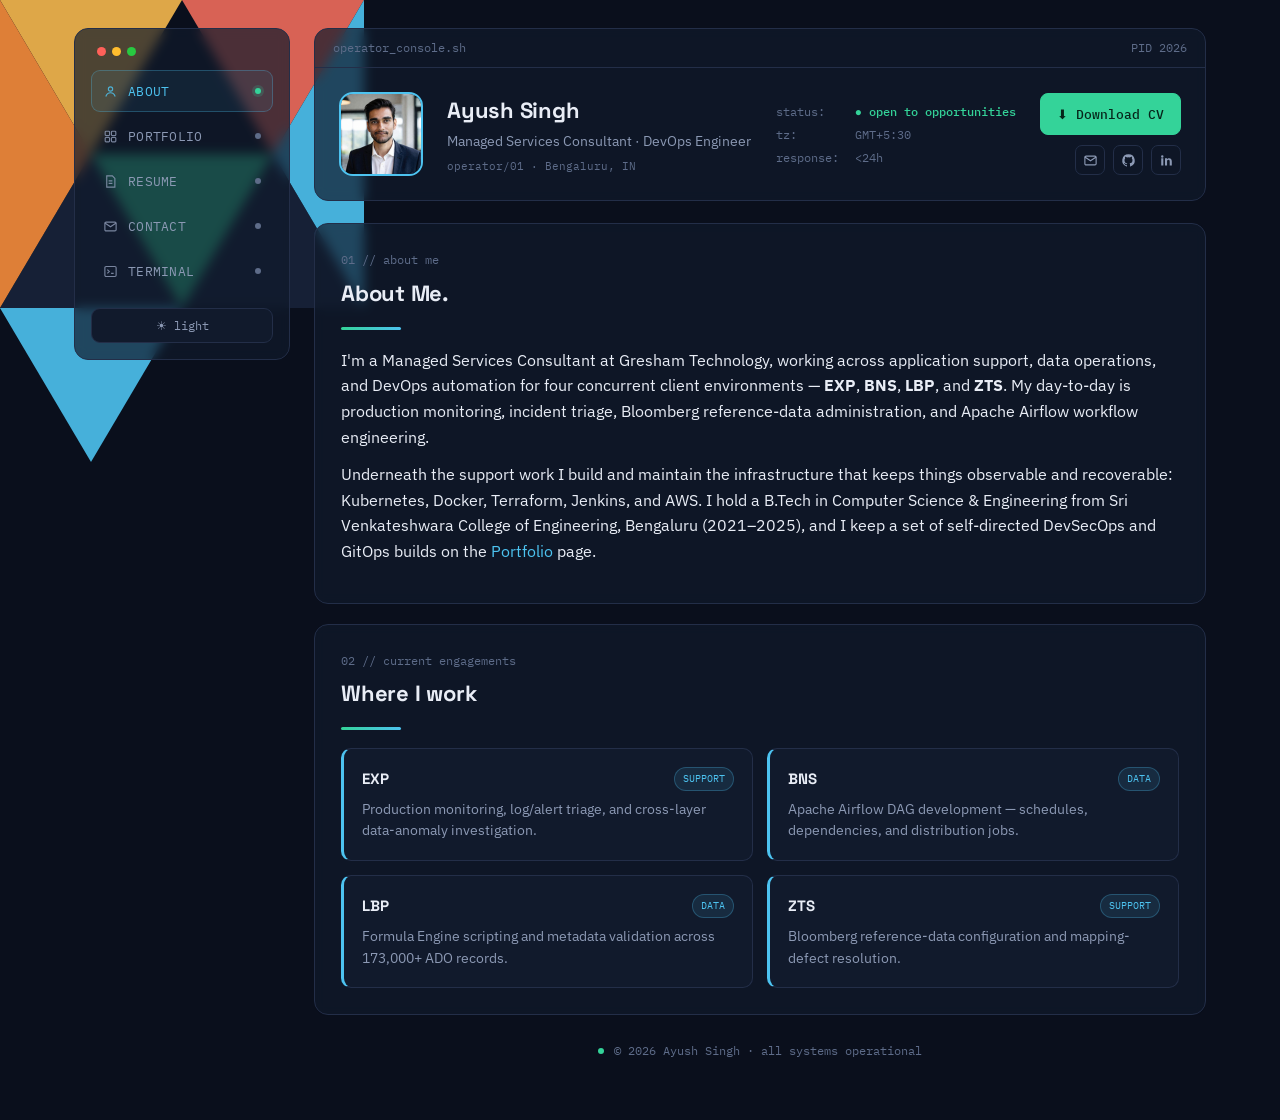
<file: index.html>
<!DOCTYPE html>
<html lang="en">
<head>
<meta charset="UTF-8">
<meta name="viewport" content="width=device-width, initial-scale=1">
<title>Ayush Singh — About</title>
<meta name="description" content="Ayush Singh — Managed Services Consultant / DevOps Engineer, Bengaluru.">
<link rel="preconnect" href="https://fonts.googleapis.com">
<link rel="preconnect" href="https://fonts.gstatic.com" crossorigin>
<link href="https://fonts.googleapis.com/css2?family=Space+Grotesk:wght@500;600;700&family=IBM+Plex+Sans:wght@400;500;600&family=IBM+Plex+Mono:wght@400;500&display=swap" rel="stylesheet">
<link rel="stylesheet" href="style.css">
<link rel="icon" href="data:image/svg+xml,%3Csvg xmlns='http://www.w3.org/2000/svg' viewBox='0 0 100 100'%3E%3Ctext y='.9em' font-size='90'%3E%E2%9A%99%EF%B8%8F%3C/text%3E%3C/svg%3E">
</head>
<body>

<div class="mosaic" aria-hidden="true">
<svg viewBox="0 0 400 400" xmlns="http://www.w3.org/2000/svg">
  <polygon points="0,0 130,0 65,110" fill="#F5B84E"/>
  <polygon points="130,0 260,0 195,110" fill="#EF6C5C"/>
  <polygon points="65,110 195,110 130,220" fill="#34D399"/>
  <polygon points="0,0 65,110 0,220" fill="#F58C3B"/>
  <polygon points="195,110 260,0 260,220" fill="#4DC3F0"/>
  <polygon points="0,220 130,220 65,330" fill="#4DC3F0"/>
  <polygon points="65,110 0,220 130,220" fill="#22314F" opacity=".6"/>
  <polygon points="130,220 195,110 260,220" fill="#22314F" opacity=".6"/>
</svg>
</div>

<div class="app">

  <aside class="sidebar">
    <div class="brand-dots"><span></span><span></span><span></span></div>
    <nav class="navlist">
      <a href="index.html"><svg viewBox="0 0 24 24" fill="none" stroke="currentColor" stroke-width="1.8"><circle cx="12" cy="8" r="3.4"/><path d="M4.5 20c1.4-4 4.4-6 7.5-6s6.1 2 7.5 6"/></svg>ABOUT<span class="stat-dot"></span></a>
      <a href="portfolio.html"><svg viewBox="0 0 24 24" fill="none" stroke="currentColor" stroke-width="1.8"><rect x="3.5" y="3.5" width="7" height="7" rx="1.4"/><rect x="13.5" y="3.5" width="7" height="7" rx="1.4"/><rect x="3.5" y="13.5" width="7" height="7" rx="1.4"/><rect x="13.5" y="13.5" width="7" height="7" rx="1.4"/></svg>PORTFOLIO<span class="stat-dot"></span></a>
      <a href="resume.html"><svg viewBox="0 0 24 24" fill="none" stroke="currentColor" stroke-width="1.8"><path d="M6 3h9l4 4v14H6z"/><path d="M9 11h6M9 15h6"/></svg>RESUME<span class="stat-dot"></span></a>
      <a href="contact.html"><svg viewBox="0 0 24 24" fill="none" stroke="currentColor" stroke-width="1.8"><rect x="3" y="5" width="18" height="14" rx="2"/><path d="M3 6.5l9 6 9-6"/></svg>CONTACT<span class="stat-dot"></span></a>
      <a href="terminal.html"><svg viewBox="0 0 24 24" fill="none" stroke="currentColor" stroke-width="1.8"><rect x="3" y="4" width="18" height="16" rx="2"/><path d="M7 9l3 3-3 3M13 15h4"/></svg>TERMINAL<span class="stat-dot"></span></a>
    </nav>
    <button class="side-toggle" id="themeToggle">☾ dark</button>
  </aside>

  <main>
    <div class="console">
      <div class="console-bar"><span>operator_console.sh</span><span>PID 2026</span></div>
      <div class="console-body">
        <div class="console-photo"><img src="profile.jpg"" alt="Ayush Singh"></div>
        <div class="console-id">
          <h1>Ayush Singh</h1>
          <div class="role">Managed Services Consultant · DevOps Engineer</div>
          <div class="tag">operator/01 · Bengaluru, IN</div>
        </div>
        <div class="console-status">
          <span>status:</span><b>● open to opportunities</b>
          <span>tz:</span><span>GMT+5:30</span>
          <span>response:</span><span>&lt;24h</span>
        </div>
        <div class="console-cta">
          <a class="btn primary" href="Ayush-Singh-Resume-2026.pdf" download>⬇ Download CV</a>
          <div class="social-row">
            <a href="mailto:ayush054483@gmail.com" title="Email" aria-label="Email"><svg width="15" height="15" viewBox="0 0 24 24" fill="none" stroke="currentColor" stroke-width="1.8"><rect x="3" y="5" width="18" height="14" rx="2"/><path d="M3 6.5l9 6 9-6"/></svg></a>
            <a href="https://github.com/Ayush-Singh986" target="_blank" rel="noopener" title="GitHub" aria-label="GitHub"><svg width="15" height="15" viewBox="0 0 24 24" fill="currentColor"><path d="M12 2a10 10 0 0 0-3.16 19.49c.5.09.68-.22.68-.48v-1.7c-2.78.6-3.37-1.34-3.37-1.34-.46-1.16-1.11-1.47-1.11-1.47-.91-.62.07-.6.07-.6 1 .07 1.53 1.03 1.53 1.03.89 1.53 2.34 1.09 2.91.83.09-.65.35-1.09.63-1.34-2.22-.25-4.56-1.11-4.56-4.94 0-1.09.39-1.98 1.03-2.68-.1-.25-.45-1.27.1-2.65 0 0 .84-.27 2.75 1.02a9.4 9.4 0 0 1 5 0c1.91-1.29 2.75-1.02 2.75-1.02.55 1.38.2 2.4.1 2.65.64.7 1.03 1.59 1.03 2.68 0 3.84-2.35 4.68-4.58 4.93.36.31.68.92.68 1.85v2.74c0 .27.18.58.69.48A10 10 0 0 0 12 2Z"/></svg></a>
            <a href="https://www.linkedin.com/in/ayush-singh-59469b310/" target="_blank" rel="noopener" title="LinkedIn" aria-label="LinkedIn"><svg width="15" height="15" viewBox="0 0 24 24" fill="currentColor"><path d="M6.94 8.5H3.56V20h3.38V8.5ZM5.25 3.5a1.96 1.96 0 1 0 0 3.92 1.96 1.96 0 0 0 0-3.92ZM20.5 20h-3.37v-5.87c0-1.4-.03-3.2-1.95-3.2-1.96 0-2.26 1.53-2.26 3.1V20H9.56V8.5h3.24v1.57h.05c.45-.86 1.56-1.77 3.21-1.77 3.44 0 4.44 2.27 4.44 5.22V20Z"/></svg></a>
          </div>
        </div>
      </div>
    </div>

    <section class="panel">
      <div class="eyebrow">01 // about me</div>
      <h2>About Me.</h2>
      <div class="accent-bar"></div>
      <p>I'm a Managed Services Consultant at Gresham Technology, working across application support, data
      operations, and DevOps automation for four concurrent client environments — <strong>EXP</strong>,
      <strong>BNS</strong>, <strong>LBP</strong>, and <strong>ZTS</strong>. My day-to-day is production
      monitoring, incident triage, Bloomberg reference-data administration, and Apache Airflow
      workflow engineering.</p>
      <p>Underneath the support work I build and maintain the infrastructure that keeps things
      observable and recoverable: Kubernetes, Docker, Terraform, Jenkins, and AWS. I hold a B.Tech in
      Computer Science &amp; Engineering from Sri Venkateshwara College of Engineering, Bengaluru
      (2021–2025), and I keep a set of self-directed DevSecOps and GitOps builds on the
      <a href="portfolio.html" style="color:var(--info)">Portfolio</a> page.</p>
    </section>

    <section class="panel">
      <div class="eyebrow">02 // current engagements</div>
      <h2>Where I work</h2>
      <div class="accent-bar"></div>
      <div class="card-grid">
        <div class="doing-card"><div class="top"><h3>EXP</h3><span class="pill">SUPPORT</span></div><p>Production monitoring, log/alert triage, and cross-layer data-anomaly investigation.</p></div>
        <div class="doing-card"><div class="top"><h3>BNS</h3><span class="pill">DATA</span></div><p>Apache Airflow DAG development — schedules, dependencies, and distribution jobs.</p></div>
        <div class="doing-card"><div class="top"><h3>LBP</h3><span class="pill">DATA</span></div><p>Formula Engine scripting and metadata validation across 173,000+ ADO records.</p></div>
        <div class="doing-card"><div class="top"><h3>ZTS</h3><span class="pill">SUPPORT</span></div><p>Bloomberg reference-data configuration and mapping-defect resolution.</p></div>
      </div>
    </section>

    <div class="site-footer"><span class="d"></span>© 2026 Ayush Singh · all systems operational</div>
  </main>
</div>

<script src="main.js"></script>
</body>
</html>
</file>
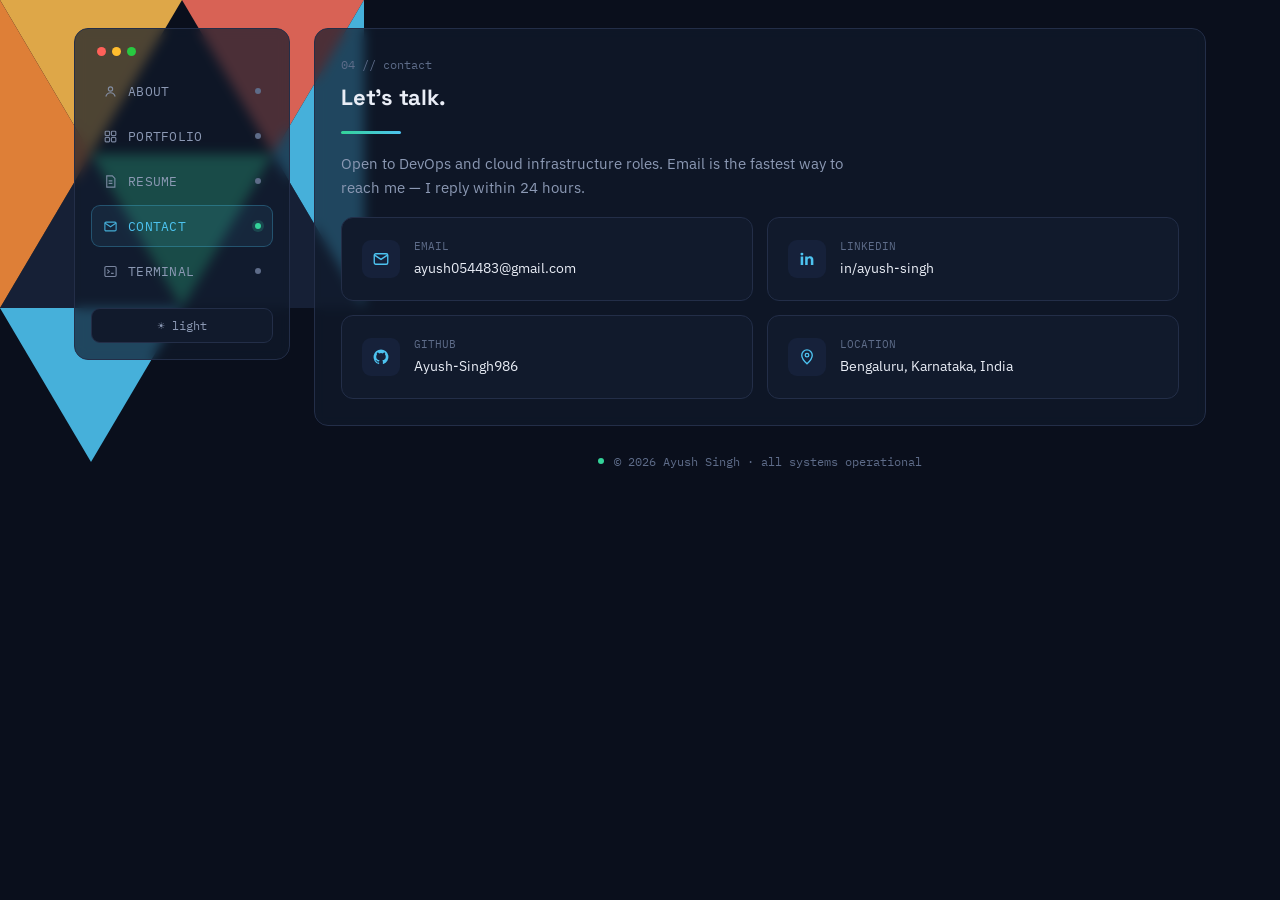
<file: contact.html>
<!DOCTYPE html>
<html lang="en">
<head>
<meta charset="UTF-8">
<meta name="viewport" content="width=device-width, initial-scale=1">
<title>Ayush Singh — Contact</title>
<link rel="preconnect" href="https://fonts.googleapis.com">
<link rel="preconnect" href="https://fonts.gstatic.com" crossorigin>
<link href="https://fonts.googleapis.com/css2?family=Space+Grotesk:wght@500;600;700&family=IBM+Plex+Sans:wght@400;500;600&family=IBM+Plex+Mono:wght@400;500&display=swap" rel="stylesheet">
<link rel="stylesheet" href="style.css">
<link rel="icon" href="data:image/svg+xml,%3Csvg xmlns='http://www.w3.org/2000/svg' viewBox='0 0 100 100'%3E%3Ctext y='.9em' font-size='90'%3E%E2%9A%99%EF%B8%8F%3C/text%3E%3C/svg%3E">
</head>
<body>

<div class="mosaic" aria-hidden="true">
<svg viewBox="0 0 400 400" xmlns="http://www.w3.org/2000/svg">
  <polygon points="0,0 130,0 65,110" fill="#F5B84E"/>
  <polygon points="130,0 260,0 195,110" fill="#EF6C5C"/>
  <polygon points="65,110 195,110 130,220" fill="#34D399"/>
  <polygon points="0,0 65,110 0,220" fill="#F58C3B"/>
  <polygon points="195,110 260,0 260,220" fill="#4DC3F0"/>
  <polygon points="0,220 130,220 65,330" fill="#4DC3F0"/>
  <polygon points="65,110 0,220 130,220" fill="#22314F" opacity=".6"/>
  <polygon points="130,220 195,110 260,220" fill="#22314F" opacity=".6"/>
</svg>
</div>

<div class="app">

  <aside class="sidebar">
    <div class="brand-dots"><span></span><span></span><span></span></div>
    <nav class="navlist">
      <a href="index.html"><svg viewBox="0 0 24 24" fill="none" stroke="currentColor" stroke-width="1.8"><circle cx="12" cy="8" r="3.4"/><path d="M4.5 20c1.4-4 4.4-6 7.5-6s6.1 2 7.5 6"/></svg>ABOUT<span class="stat-dot"></span></a>
      <a href="portfolio.html"><svg viewBox="0 0 24 24" fill="none" stroke="currentColor" stroke-width="1.8"><rect x="3.5" y="3.5" width="7" height="7" rx="1.4"/><rect x="13.5" y="3.5" width="7" height="7" rx="1.4"/><rect x="3.5" y="13.5" width="7" height="7" rx="1.4"/><rect x="13.5" y="13.5" width="7" height="7" rx="1.4"/></svg>PORTFOLIO<span class="stat-dot"></span></a>
      <a href="resume.html"><svg viewBox="0 0 24 24" fill="none" stroke="currentColor" stroke-width="1.8"><path d="M6 3h9l4 4v14H6z"/><path d="M9 11h6M9 15h6"/></svg>RESUME<span class="stat-dot"></span></a>
      <a href="contact.html"><svg viewBox="0 0 24 24" fill="none" stroke="currentColor" stroke-width="1.8"><rect x="3" y="5" width="18" height="14" rx="2"/><path d="M3 6.5l9 6 9-6"/></svg>CONTACT<span class="stat-dot"></span></a>
      <a href="terminal.html"><svg viewBox="0 0 24 24" fill="none" stroke="currentColor" stroke-width="1.8"><rect x="3" y="4" width="18" height="16" rx="2"/><path d="M7 9l3 3-3 3M13 15h4"/></svg>TERMINAL<span class="stat-dot"></span></a>
    </nav>
    <button class="side-toggle" id="themeToggle">☾ dark</button>
  </aside>

  <main>
    <section class="panel">
      <div class="eyebrow">04 // contact</div>
      <h2>Let's talk.</h2>
      <div class="accent-bar"></div>
      <p style="color:var(--text-dim); font-size:14.5px; max-width:56ch;">Open to DevOps and cloud
      infrastructure roles. Email is the fastest way to reach me — I reply within 24 hours.</p>

      <div class="contact-grid" style="margin-top:18px;">
        <a class="contact-card" href="mailto:ayush054483@gmail.com">
          <div class="ic"><svg width="18" height="18" viewBox="0 0 24 24" fill="none" stroke="currentColor" stroke-width="1.8"><rect x="3" y="5" width="18" height="14" rx="2"/><path d="M3 6.5l9 6 9-6"/></svg></div>
          <div><div class="lbl">EMAIL</div><div class="val">ayush054483@gmail.com</div></div>
        </a>
        <a class="contact-card" href="https://www.linkedin.com/in/ayush-singh-59469b310/" target="_blank" rel="noopener">
          <div class="ic"><svg width="18" height="18" viewBox="0 0 24 24" fill="currentColor"><path d="M6.94 8.5H3.56V20h3.38V8.5ZM5.25 3.5a1.96 1.96 0 1 0 0 3.92 1.96 1.96 0 0 0 0-3.92ZM20.5 20h-3.37v-5.87c0-1.4-.03-3.2-1.95-3.2-1.96 0-2.26 1.53-2.26 3.1V20H9.56V8.5h3.24v1.57h.05c.45-.86 1.56-1.77 3.21-1.77 3.44 0 4.44 2.27 4.44 5.22V20Z"/></svg></div>
          <div><div class="lbl">LINKEDIN</div><div class="val">in/ayush-singh</div></div>
        </a>
        <a class="contact-card" href="https://github.com/Ayush-Singh986" target="_blank" rel="noopener">
          <div class="ic"><svg width="18" height="18" viewBox="0 0 24 24" fill="currentColor"><path d="M12 2a10 10 0 0 0-3.16 19.49c.5.09.68-.22.68-.48v-1.7c-2.78.6-3.37-1.34-3.37-1.34-.46-1.16-1.11-1.47-1.11-1.47-.91-.62.07-.6.07-.6 1 .07 1.53 1.03 1.53 1.03.89 1.53 2.34 1.09 2.91.83.09-.65.35-1.09.63-1.34-2.22-.25-4.56-1.11-4.56-4.94 0-1.09.39-1.98 1.03-2.68-.1-.25-.45-1.27.1-2.65 0 0 .84-.27 2.75 1.02a9.4 9.4 0 0 1 5 0c1.91-1.29 2.75-1.02 2.75-1.02.55 1.38.2 2.4.1 2.65.64.7 1.03 1.59 1.03 2.68 0 3.84-2.35 4.68-4.58 4.93.36.31.68.92.68 1.85v2.74c0 .27.18.58.69.48A10 10 0 0 0 12 2Z"/></svg></div>
          <div><div class="lbl">GITHUB</div><div class="val">Ayush-Singh986</div></div>
        </a>
        <div class="contact-card">
          <div class="ic"><svg width="18" height="18" viewBox="0 0 24 24" fill="none" stroke="currentColor" stroke-width="1.8"><path d="M12 21s7-6.4 7-11.5A7 7 0 0 0 5 9.5C5 14.6 12 21 12 21Z"/><circle cx="12" cy="9.5" r="2.4"/></svg></div>
          <div><div class="lbl">LOCATION</div><div class="val">Bengaluru, Karnataka, India</div></div>
        </div>
      </div>
    </section>

    <div class="site-footer"><span class="d"></span>© 2026 Ayush Singh · all systems operational</div>
  </main>
</div>

<script src="main.js"></script>
</body>
</html>
</file>
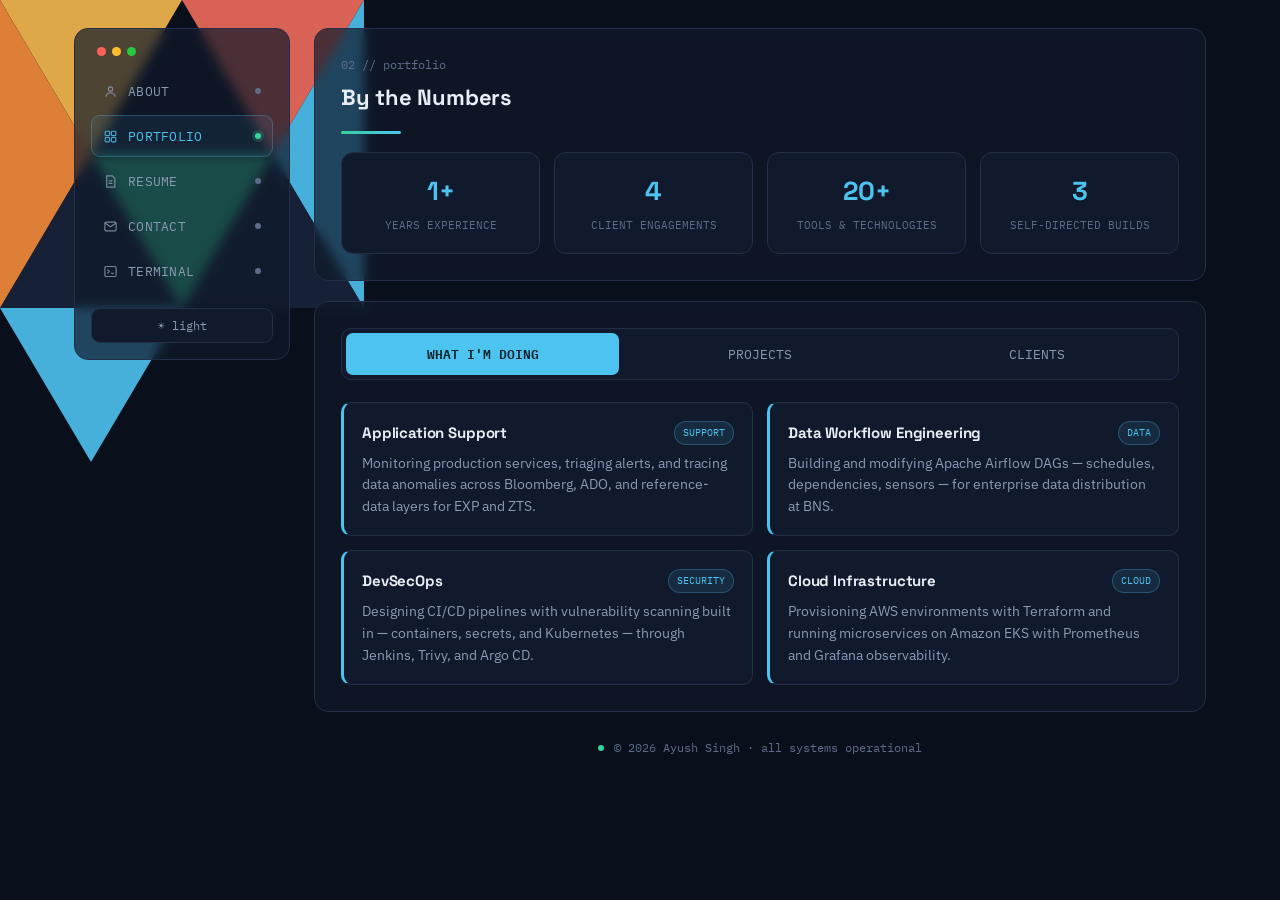
<file: portfolio.html>
<!DOCTYPE html>
<html lang="en">
<head>
<meta charset="UTF-8">
<meta name="viewport" content="width=device-width, initial-scale=1">
<title>Ayush Singh — Portfolio</title>
<link rel="preconnect" href="https://fonts.googleapis.com">
<link rel="preconnect" href="https://fonts.gstatic.com" crossorigin>
<link href="https://fonts.googleapis.com/css2?family=Space+Grotesk:wght@500;600;700&family=IBM+Plex+Sans:wght@400;500;600&family=IBM+Plex+Mono:wght@400;500&display=swap" rel="stylesheet">
<link rel="stylesheet" href="style.css">
<link rel="icon" href="data:image/svg+xml,%3Csvg xmlns='http://www.w3.org/2000/svg' viewBox='0 0 100 100'%3E%3Ctext y='.9em' font-size='90'%3E%E2%9A%99%EF%B8%8F%3C/text%3E%3C/svg%3E">
</head>
<body>

<div class="mosaic" aria-hidden="true">
<svg viewBox="0 0 400 400" xmlns="http://www.w3.org/2000/svg">
  <polygon points="0,0 130,0 65,110" fill="#F5B84E"/>
  <polygon points="130,0 260,0 195,110" fill="#EF6C5C"/>
  <polygon points="65,110 195,110 130,220" fill="#34D399"/>
  <polygon points="0,0 65,110 0,220" fill="#F58C3B"/>
  <polygon points="195,110 260,0 260,220" fill="#4DC3F0"/>
  <polygon points="0,220 130,220 65,330" fill="#4DC3F0"/>
  <polygon points="65,110 0,220 130,220" fill="#22314F" opacity=".6"/>
  <polygon points="130,220 195,110 260,220" fill="#22314F" opacity=".6"/>
</svg>
</div>

<div class="app">

  <aside class="sidebar">
    <div class="brand-dots"><span></span><span></span><span></span></div>
    <nav class="navlist">
      <a href="index.html"><svg viewBox="0 0 24 24" fill="none" stroke="currentColor" stroke-width="1.8"><circle cx="12" cy="8" r="3.4"/><path d="M4.5 20c1.4-4 4.4-6 7.5-6s6.1 2 7.5 6"/></svg>ABOUT<span class="stat-dot"></span></a>
      <a href="portfolio.html"><svg viewBox="0 0 24 24" fill="none" stroke="currentColor" stroke-width="1.8"><rect x="3.5" y="3.5" width="7" height="7" rx="1.4"/><rect x="13.5" y="3.5" width="7" height="7" rx="1.4"/><rect x="3.5" y="13.5" width="7" height="7" rx="1.4"/><rect x="13.5" y="13.5" width="7" height="7" rx="1.4"/></svg>PORTFOLIO<span class="stat-dot"></span></a>
      <a href="resume.html"><svg viewBox="0 0 24 24" fill="none" stroke="currentColor" stroke-width="1.8"><path d="M6 3h9l4 4v14H6z"/><path d="M9 11h6M9 15h6"/></svg>RESUME<span class="stat-dot"></span></a>
      <a href="contact.html"><svg viewBox="0 0 24 24" fill="none" stroke="currentColor" stroke-width="1.8"><rect x="3" y="5" width="18" height="14" rx="2"/><path d="M3 6.5l9 6 9-6"/></svg>CONTACT<span class="stat-dot"></span></a>
      <a href="terminal.html"><svg viewBox="0 0 24 24" fill="none" stroke="currentColor" stroke-width="1.8"><rect x="3" y="4" width="18" height="16" rx="2"/><path d="M7 9l3 3-3 3M13 15h4"/></svg>TERMINAL<span class="stat-dot"></span></a>
    </nav>
    <button class="side-toggle" id="themeToggle">☾ dark</button>
  </aside>

  <main>
    <section class="panel">
      <div class="eyebrow">02 // portfolio</div>
      <h2>By the Numbers</h2>
      <div class="accent-bar"></div>
      <div class="stat-grid">
        <div class="stat-card"><div class="num">1+</div><div class="lbl">YEARS EXPERIENCE</div></div>
        <div class="stat-card"><div class="num">4</div><div class="lbl">CLIENT ENGAGEMENTS</div></div>
        <div class="stat-card"><div class="num">20+</div><div class="lbl">TOOLS &amp; TECHNOLOGIES</div></div>
        <div class="stat-card"><div class="num">3</div><div class="lbl">SELF-DIRECTED BUILDS</div></div>
      </div>
    </section>

    <section class="panel">
      <div class="tabs">
        <button class="tab-btn active" data-tab="doing">WHAT I'M DOING</button>
        <button class="tab-btn" data-tab="projects">PROJECTS</button>
        <button class="tab-btn" data-tab="clients">CLIENTS</button>
      </div>

      <div class="tabpane active" id="tab-doing">
        <div class="card-grid">
          <div class="doing-card">
            <div class="top"><h3>Application Support</h3><span class="pill">SUPPORT</span></div>
            <p>Monitoring production services, triaging alerts, and tracing data anomalies across
            Bloomberg, ADO, and reference-data layers for EXP and ZTS.</p>
          </div>
          <div class="doing-card">
            <div class="top"><h3>Data Workflow Engineering</h3><span class="pill">DATA</span></div>
            <p>Building and modifying Apache Airflow DAGs — schedules, dependencies, sensors — for
            enterprise data distribution at BNS.</p>
          </div>
          <div class="doing-card">
            <div class="top"><h3>DevSecOps</h3><span class="pill">SECURITY</span></div>
            <p>Designing CI/CD pipelines with vulnerability scanning built in — containers, secrets,
            and Kubernetes — through Jenkins, Trivy, and Argo CD.</p>
          </div>
          <div class="doing-card">
            <div class="top"><h3>Cloud Infrastructure</h3><span class="pill">CLOUD</span></div>
            <p>Provisioning AWS environments with Terraform and running microservices on Amazon EKS
            with Prometheus and Grafana observability.</p>
          </div>
        </div>
      </div>

      <div class="tabpane" id="tab-projects">
        <div class="card-grid">
          <div class="project">
            <h3>AI-Driven DevSecOps CI/CD &amp; GitOps Automation</h3>
            <ul>
              <li>Provisioned AWS infrastructure with Terraform, cutting setup time by 30%.</li>
              <li>Jenkins CI/CD pipeline reaching 95% deployment success with zero downtime.</li>
              <li>Argo CD GitOps sync between GitHub and EKS cut manual deploy steps by 80%.</li>
              <li>Prometheus + Grafana monitoring cut issue-detection time by 40%.</li>
              <li>n8n + AI extension automated vulnerability triage across 4 priority levels.</li>
            </ul>
            <div class="stack-row">
              <span class="stack-tag">Terraform</span><span class="stack-tag">Jenkins</span>
              <span class="stack-tag">Docker</span><span class="stack-tag">Argo CD</span>
              <span class="stack-tag">Kubernetes</span><span class="stack-tag">Trivy</span>
            </div>
          </div>
          <div class="project">
            <h3>GitOps Microservices Platform — EKS Auto Mode</h3>
            <ul>
              <li>Designed a 5-service architecture; Terraform lifted provisioning efficiency 40%.</li>
              <li>Java/Go/Node.js microservices stack on EKS Auto Mode at 99.5% uptime.</li>
              <li>Docker + GitHub Actions + Argo CD automated builds cut deployment speed 50%.</li>
              <li>Prometheus monitoring and structured logging improved MTTR by 45%.</li>
              <li>Helm charts for resource allocation increased scalability by 35%.</li>
            </ul>
            <div class="stack-row">
              <span class="stack-tag">Terraform</span><span class="stack-tag">Docker</span>
              <span class="stack-tag">GitHub Actions</span><span class="stack-tag">Argo CD</span>
              <span class="stack-tag">Helm</span><span class="stack-tag">Amazon EKS</span>
            </div>
          </div>
          <div class="project">
            <h3>Cloud Cost Anomaly Agent — AI-Powered AWS Cost Monitoring</h3>
            <ul>
              <li>Deployed a serverless AI agent (AWS Lambda, EventBridge) using Claude Sonnet 4.5 on Amazon Bedrock to autonomously investigate cloud cost spikes.</li>
              <li>Built a 5-tool reasoning pipeline that correlates AWS billing data with CI/CD deployment history in Elasticsearch to identify likely root causes.</li>
              <li>Validated end-to-end on real AWS billing data — detected and correctly attributed a live EC2 cost spike (98% above baseline) to the responsible team.</li>
              <li>Automated Slack alerts with root cause and suggested fix; debugged a data-accuracy issue in the agent's self-reported run metrics.</li>
              <li>Secured with least-privilege IAM, Secrets Manager for credentials, and a read-only Elasticsearch API key.</li>
            </ul>
            <div class="stack-row">
              <span class="stack-tag">AWS Lambda</span><span class="stack-tag">Amazon Bedrock</span>
              <span class="stack-tag">Elasticsearch</span><span class="stack-tag">EventBridge</span>
              <span class="stack-tag">Slack API</span><span class="stack-tag">Python</span>
            </div>
          </div>
        </div>
      </div>

      <div class="tabpane" id="tab-clients">
        <p style="color:var(--text-dim); font-size:13.5px; margin-bottom:14px;">Current employer and the
        client environments I support day to day.</p>
        <div class="marquee-wrap">
          <div class="marquee" id="marquee"></div>
        </div>
      </div>
    </section>

    <div class="site-footer"><span class="d"></span>© 2026 Ayush Singh · all systems operational</div>
  </main>
</div>

<script src="main.js"></script>
<script>
  // Tabs
  document.querySelectorAll('.tab-btn').forEach(function (btn) {
    btn.addEventListener('click', function () {
      document.querySelectorAll('.tab-btn').forEach(function (b) { b.classList.remove('active'); });
      document.querySelectorAll('.tabpane').forEach(function (p) { p.classList.remove('active'); });
      btn.classList.add('active');
      document.getElementById('tab-' + btn.dataset.tab).classList.add('active');
    });
  });

  // Client marquee — built from data, duplicated once for a seamless loop
  var clients = [
    { mark: 'GT', name: 'Gresham Technology', role: 'Employer' },
    { mark: 'EX', name: 'EXP', role: 'Application Support' },
    { mark: 'BN', name: 'BNS', role: 'Data Operations' },
    { mark: 'LB', name: 'LBP', role: 'Data Engineering' },
    { mark: 'ZT', name: 'ZTS', role: 'Application Support' }
  ];
  var track = document.getElementById('marquee');
  function chip(c) {
    return '<div class="client-chip"><div class="mark">' + c.mark + '</div>' +
      '<div><div class="name">' + c.name + '</div><div class="role">' + c.role + '</div></div></div>';
  }
  var html = clients.map(chip).join('') + clients.map(chip).join('');
  track.innerHTML = html;
</script>
</body>
</html>
</file>
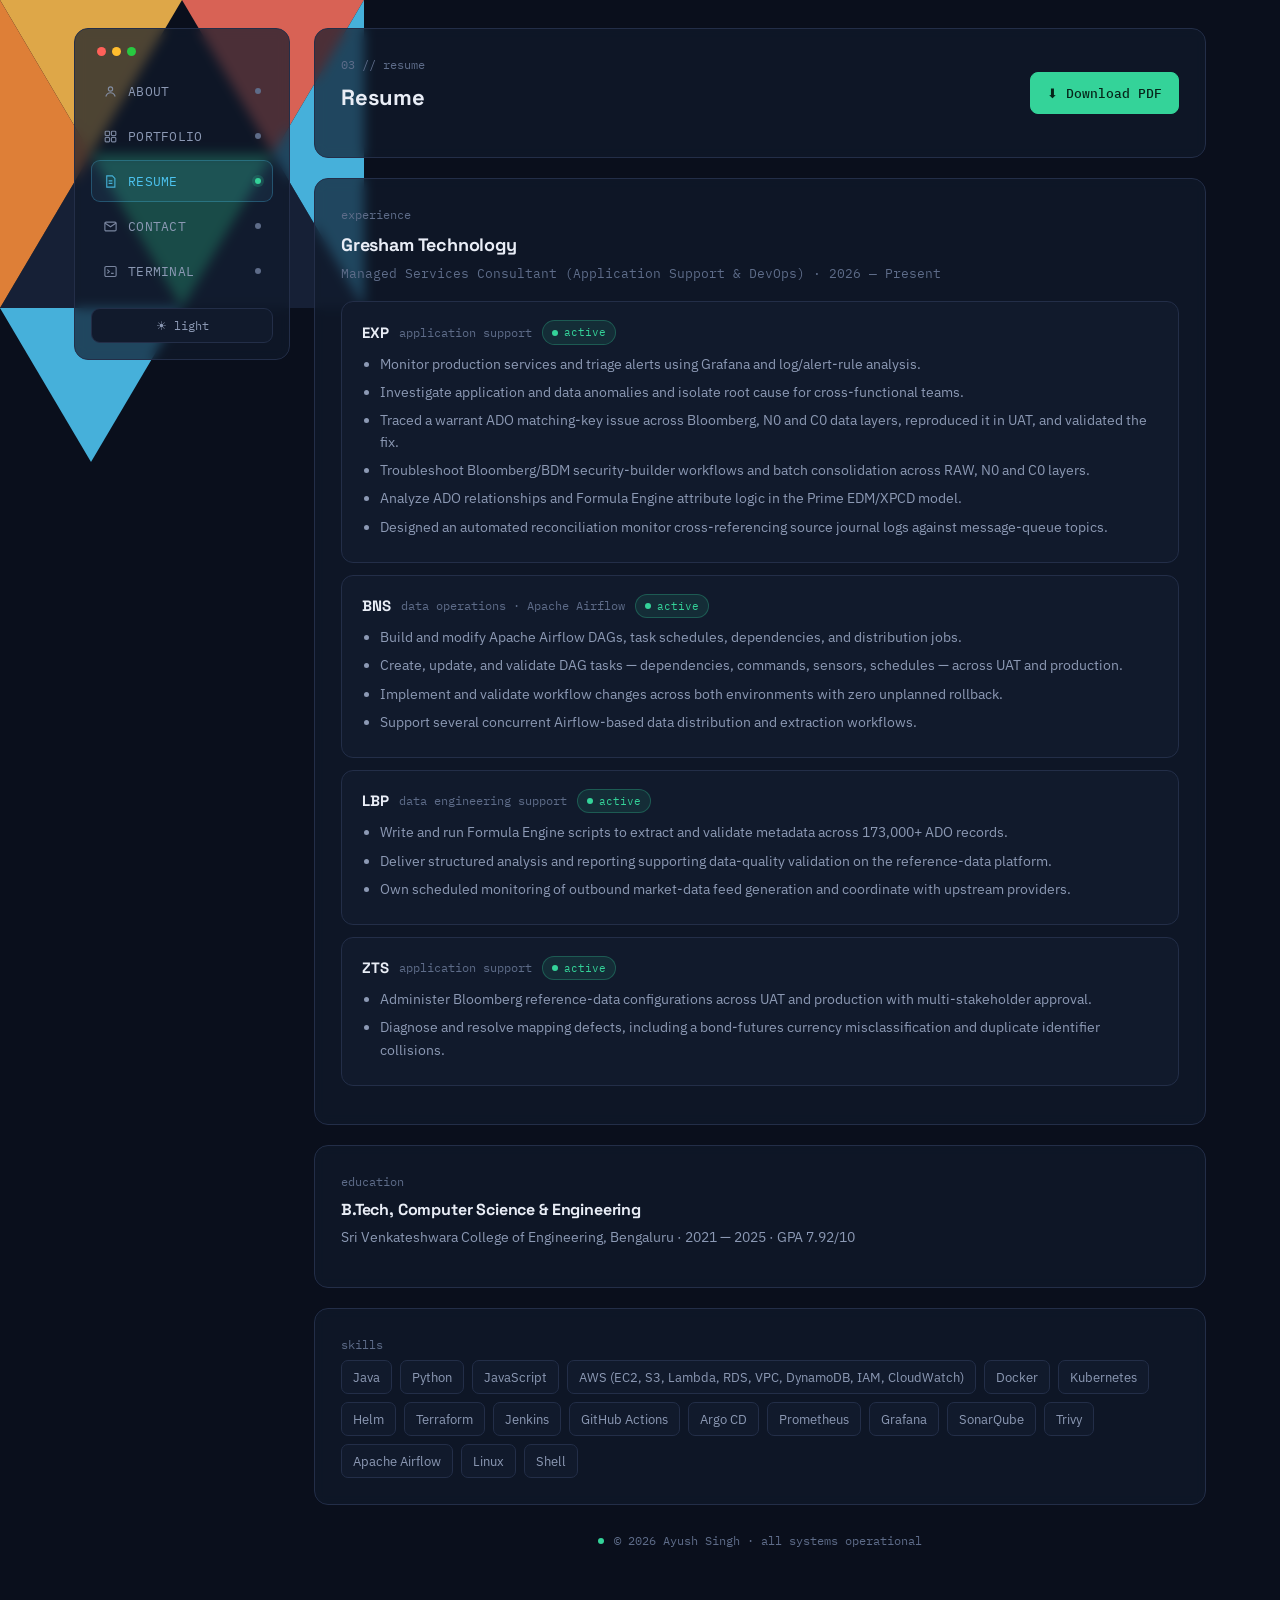
<file: resume.html>
<!DOCTYPE html>
<html lang="en">
<head>
<meta charset="UTF-8">
<meta name="viewport" content="width=device-width, initial-scale=1">
<title>Ayush Singh — Resume</title>
<link rel="preconnect" href="https://fonts.googleapis.com">
<link rel="preconnect" href="https://fonts.gstatic.com" crossorigin>
<link href="https://fonts.googleapis.com/css2?family=Space+Grotesk:wght@500;600;700&family=IBM+Plex+Sans:wght@400;500;600&family=IBM+Plex+Mono:wght@400;500&display=swap" rel="stylesheet">
<link rel="stylesheet" href="style.css">
<link rel="icon" href="data:image/svg+xml,%3Csvg xmlns='http://www.w3.org/2000/svg' viewBox='0 0 100 100'%3E%3Ctext y='.9em' font-size='90'%3E%E2%9A%99%EF%B8%8F%3C/text%3E%3C/svg%3E">
</head>
<body>

<div class="mosaic" aria-hidden="true">
<svg viewBox="0 0 400 400" xmlns="http://www.w3.org/2000/svg">
  <polygon points="0,0 130,0 65,110" fill="#F5B84E"/>
  <polygon points="130,0 260,0 195,110" fill="#EF6C5C"/>
  <polygon points="65,110 195,110 130,220" fill="#34D399"/>
  <polygon points="0,0 65,110 0,220" fill="#F58C3B"/>
  <polygon points="195,110 260,0 260,220" fill="#4DC3F0"/>
  <polygon points="0,220 130,220 65,330" fill="#4DC3F0"/>
  <polygon points="65,110 0,220 130,220" fill="#22314F" opacity=".6"/>
  <polygon points="130,220 195,110 260,220" fill="#22314F" opacity=".6"/>
</svg>
</div>

<div class="app">

  <aside class="sidebar">
    <div class="brand-dots"><span></span><span></span><span></span></div>
    <nav class="navlist">
      <a href="index.html"><svg viewBox="0 0 24 24" fill="none" stroke="currentColor" stroke-width="1.8"><circle cx="12" cy="8" r="3.4"/><path d="M4.5 20c1.4-4 4.4-6 7.5-6s6.1 2 7.5 6"/></svg>ABOUT<span class="stat-dot"></span></a>
      <a href="portfolio.html"><svg viewBox="0 0 24 24" fill="none" stroke="currentColor" stroke-width="1.8"><rect x="3.5" y="3.5" width="7" height="7" rx="1.4"/><rect x="13.5" y="3.5" width="7" height="7" rx="1.4"/><rect x="3.5" y="13.5" width="7" height="7" rx="1.4"/><rect x="13.5" y="13.5" width="7" height="7" rx="1.4"/></svg>PORTFOLIO<span class="stat-dot"></span></a>
      <a href="resume.html"><svg viewBox="0 0 24 24" fill="none" stroke="currentColor" stroke-width="1.8"><path d="M6 3h9l4 4v14H6z"/><path d="M9 11h6M9 15h6"/></svg>RESUME<span class="stat-dot"></span></a>
      <a href="contact.html"><svg viewBox="0 0 24 24" fill="none" stroke="currentColor" stroke-width="1.8"><rect x="3" y="5" width="18" height="14" rx="2"/><path d="M3 6.5l9 6 9-6"/></svg>CONTACT<span class="stat-dot"></span></a>
      <a href="terminal.html"><svg viewBox="0 0 24 24" fill="none" stroke="currentColor" stroke-width="1.8"><rect x="3" y="4" width="18" height="16" rx="2"/><path d="M7 9l3 3-3 3M13 15h4"/></svg>TERMINAL<span class="stat-dot"></span></a>
    </nav>
    <button class="side-toggle" id="themeToggle">☾ dark</button>
  </aside>

  <main>
    <section class="panel" style="display:flex; align-items:center; justify-content:space-between; flex-wrap:wrap; gap:14px;">
      <div>
        <div class="eyebrow">03 // resume</div>
        <h2>Resume</h2>
      </div>
      <a class="btn primary" href="Ayush-Singh-Resume-2026.pdf" download>⬇ Download PDF</a>
    </section>

    <section class="panel">
      <div class="eyebrow">experience</div>
      <h3 style="font-size:18px; margin-bottom:4px;">Gresham Technology</h3>
      <div class="mono" style="font-size:12.5px; color:var(--text-faint); margin-bottom:18px;">Managed Services Consultant (Application Support &amp; DevOps) · 2026 — Present</div>

      <div class="engagement">
        <div class="engagement-head"><h3>EXP</h3><span class="tag">application support</span><span class="status-pill"><span class="d"></span>active</span></div>
        <ul>
          <li>Monitor production services and triage alerts using Grafana and log/alert-rule analysis.</li>
          <li>Investigate application and data anomalies and isolate root cause for cross-functional teams.</li>
          <li>Traced a warrant ADO matching-key issue across Bloomberg, N0 and C0 data layers, reproduced it in UAT, and validated the fix.</li>
          <li>Troubleshoot Bloomberg/BDM security-builder workflows and batch consolidation across RAW, N0 and C0 layers.</li>
          <li>Analyze ADO relationships and Formula Engine attribute logic in the Prime EDM/XPCD model.</li>
          <li>Designed an automated reconciliation monitor cross-referencing source journal logs against message-queue topics.</li>
        </ul>
      </div>

      <div class="engagement">
        <div class="engagement-head"><h3>BNS</h3><span class="tag">data operations · Apache Airflow</span><span class="status-pill"><span class="d"></span>active</span></div>
        <ul>
          <li>Build and modify Apache Airflow DAGs, task schedules, dependencies, and distribution jobs.</li>
          <li>Create, update, and validate DAG tasks — dependencies, commands, sensors, schedules — across UAT and production.</li>
          <li>Implement and validate workflow changes across both environments with zero unplanned rollback.</li>
          <li>Support several concurrent Airflow-based data distribution and extraction workflows.</li>
        </ul>
      </div>

      <div class="engagement">
        <div class="engagement-head"><h3>LBP</h3><span class="tag">data engineering support</span><span class="status-pill"><span class="d"></span>active</span></div>
        <ul>
          <li>Write and run Formula Engine scripts to extract and validate metadata across 173,000+ ADO records.</li>
          <li>Deliver structured analysis and reporting supporting data-quality validation on the reference-data platform.</li>
          <li>Own scheduled monitoring of outbound market-data feed generation and coordinate with upstream providers.</li>
        </ul>
      </div>

      <div class="engagement">
        <div class="engagement-head"><h3>ZTS</h3><span class="tag">application support</span><span class="status-pill"><span class="d"></span>active</span></div>
        <ul>
          <li>Administer Bloomberg reference-data configurations across UAT and production with multi-stakeholder approval.</li>
          <li>Diagnose and resolve mapping defects, including a bond-futures currency misclassification and duplicate identifier collisions.</li>
        </ul>
      </div>
    </section>

    <section class="panel">
      <div class="eyebrow">education</div>
      <h3 style="font-size:16px;">B.Tech, Computer Science &amp; Engineering</h3>
      <p style="color:var(--text-dim); font-size:14px; margin-top:4px;">Sri Venkateshwara College of Engineering, Bengaluru · 2021 — 2025 · GPA 7.92/10</p>
    </section>

    <section class="panel">
      <div class="eyebrow">skills</div>
      <div class="chip-row">
        <span class="chip">Java</span><span class="chip">Python</span><span class="chip">JavaScript</span>
        <span class="chip">AWS (EC2, S3, Lambda, RDS, VPC, DynamoDB, IAM, CloudWatch)</span>
        <span class="chip">Docker</span><span class="chip">Kubernetes</span><span class="chip">Helm</span>
        <span class="chip">Terraform</span><span class="chip">Jenkins</span><span class="chip">GitHub Actions</span>
        <span class="chip">Argo CD</span><span class="chip">Prometheus</span><span class="chip">Grafana</span>
        <span class="chip">SonarQube</span><span class="chip">Trivy</span><span class="chip">Apache Airflow</span>
        <span class="chip">Linux</span><span class="chip">Shell</span>
      </div>
    </section>

    <div class="site-footer"><span class="d"></span>© 2026 Ayush Singh · all systems operational</div>
  </main>
</div>

<script src="main.js"></script>
</body>
</html>
</file>
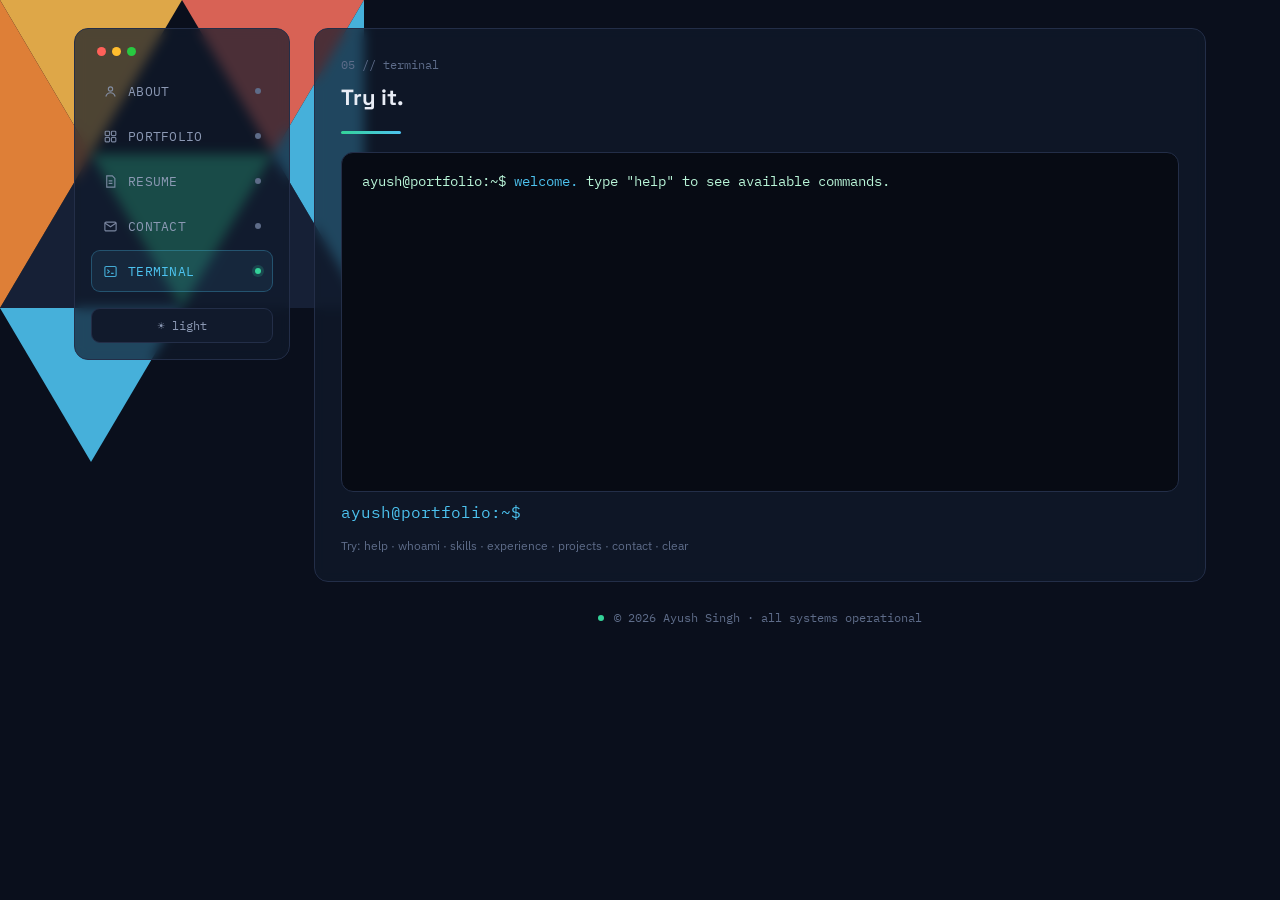
<file: terminal.html>
<!DOCTYPE html>
<html lang="en">
<head>
<meta charset="UTF-8">
<meta name="viewport" content="width=device-width, initial-scale=1">
<title>Ayush Singh — Terminal</title>
<link rel="preconnect" href="https://fonts.googleapis.com">
<link rel="preconnect" href="https://fonts.gstatic.com" crossorigin>
<link href="https://fonts.googleapis.com/css2?family=Space+Grotesk:wght@500;600;700&family=IBM+Plex+Sans:wght@400;500;600&family=IBM+Plex+Mono:wght@400;500&display=swap" rel="stylesheet">
<link rel="stylesheet" href="style.css">
<link rel="icon" href="data:image/svg+xml,%3Csvg xmlns='http://www.w3.org/2000/svg' viewBox='0 0 100 100'%3E%3Ctext y='.9em' font-size='90'%3E%E2%9A%99%EF%B8%8F%3C/text%3E%3C/svg%3E">
</head>
<body>

<div class="mosaic" aria-hidden="true">
<svg viewBox="0 0 400 400" xmlns="http://www.w3.org/2000/svg">
  <polygon points="0,0 130,0 65,110" fill="#F5B84E"/>
  <polygon points="130,0 260,0 195,110" fill="#EF6C5C"/>
  <polygon points="65,110 195,110 130,220" fill="#34D399"/>
  <polygon points="0,0 65,110 0,220" fill="#F58C3B"/>
  <polygon points="195,110 260,0 260,220" fill="#4DC3F0"/>
  <polygon points="0,220 130,220 65,330" fill="#4DC3F0"/>
  <polygon points="65,110 0,220 130,220" fill="#22314F" opacity=".6"/>
  <polygon points="130,220 195,110 260,220" fill="#22314F" opacity=".6"/>
</svg>
</div>

<div class="app">

  <aside class="sidebar">
    <div class="brand-dots"><span></span><span></span><span></span></div>
    <nav class="navlist">
      <a href="index.html"><svg viewBox="0 0 24 24" fill="none" stroke="currentColor" stroke-width="1.8"><circle cx="12" cy="8" r="3.4"/><path d="M4.5 20c1.4-4 4.4-6 7.5-6s6.1 2 7.5 6"/></svg>ABOUT<span class="stat-dot"></span></a>
      <a href="portfolio.html"><svg viewBox="0 0 24 24" fill="none" stroke="currentColor" stroke-width="1.8"><rect x="3.5" y="3.5" width="7" height="7" rx="1.4"/><rect x="13.5" y="3.5" width="7" height="7" rx="1.4"/><rect x="3.5" y="13.5" width="7" height="7" rx="1.4"/><rect x="13.5" y="13.5" width="7" height="7" rx="1.4"/></svg>PORTFOLIO<span class="stat-dot"></span></a>
      <a href="resume.html"><svg viewBox="0 0 24 24" fill="none" stroke="currentColor" stroke-width="1.8"><path d="M6 3h9l4 4v14H6z"/><path d="M9 11h6M9 15h6"/></svg>RESUME<span class="stat-dot"></span></a>
      <a href="contact.html"><svg viewBox="0 0 24 24" fill="none" stroke="currentColor" stroke-width="1.8"><rect x="3" y="5" width="18" height="14" rx="2"/><path d="M3 6.5l9 6 9-6"/></svg>CONTACT<span class="stat-dot"></span></a>
      <a href="terminal.html"><svg viewBox="0 0 24 24" fill="none" stroke="currentColor" stroke-width="1.8"><rect x="3" y="4" width="18" height="16" rx="2"/><path d="M7 9l3 3-3 3M13 15h4"/></svg>TERMINAL<span class="stat-dot"></span></a>
    </nav>
    <button class="side-toggle" id="themeToggle">☾ dark</button>
  </aside>

  <main>
    <section class="panel">
      <div class="eyebrow">05 // terminal</div>
      <h2>Try it.</h2>
      <div class="accent-bar"></div>
      <div class="term" id="term">
        <div class="line">ayush@portfolio:~$ <span class="prompt">welcome.</span> type "help" to see available commands.</div>
      </div>
      <div class="term-input-row">
        <span class="prompt mono">ayush@portfolio:~$</span>
        <input id="termInput" type="text" autocomplete="off" spellcheck="false" aria-label="Terminal command input">
      </div>
      <div class="term-hint">Try: help · whoami · skills · experience · projects · contact · clear</div>
    </section>

    <div class="site-footer"><span class="d"></span>© 2026 Ayush Singh · all systems operational</div>
  </main>
</div>

<script src="main.js"></script>
<script>
(function(){
  var term = document.getElementById('term');
  var input = document.getElementById('termInput');

  var commands = {
    help: 'Available commands: whoami, skills, experience, projects, contact, clear',
    whoami: 'Ayush Singh — Managed Services Consultant / DevOps Engineer, Bengaluru, IN.',
    skills: 'AWS · Docker · Kubernetes · Terraform · Jenkins · Argo CD · Prometheus · Grafana · Apache Airflow · Java · Python · JavaScript',
    experience: 'Gresham Technology — Managed Services Consultant (2026–Present). Client engagements: EXP, BNS, LBP, ZTS. See /resume.html for the full breakdown.',
    projects: '1. AI-Driven DevSecOps CI/CD & GitOps Automation\n2. GitOps Microservices Platform — EKS Auto Mode\nSee /portfolio.html for details.',
    contact: 'ayush054483@gmail.com · linkedin.com/in/ayush-singh-59469b310 · github.com/Ayush-Singh986'
  };

  function printLine(text, cls) {
    var div = document.createElement('div');
    div.className = 'line' + (cls ? ' ' + cls : '');
    div.textContent = text;
    term.appendChild(div);
    term.scrollTop = term.scrollHeight;
  }

  function runCommand(raw) {
    var cmd = raw.trim().toLowerCase();
    printLine('ayush@portfolio:~$ ' + raw);
    if (!cmd) return;
    if (cmd === 'clear') { term.innerHTML = ''; return; }
    if (commands[cmd]) { printLine(commands[cmd]); return; }
    printLine('command not found: "' + raw + '" — type "help" for a list.');
  }

  input.addEventListener('keydown', function (e) {
    if (e.key === 'Enter' && input.value.trim() !== '') {
      runCommand(input.value);
      input.value = '';
    }
  });

  document.querySelector('.term-input-row').addEventListener('click', function () {
    input.focus();
  });
})();
</script>
</body>
</html>
</file>
<file: style.css>
/* Ayush Singh — DevOps Portfolio
   Palette: deep navy console + pipeline-status accents (pass/run/info)
   Type: Space Grotesk (display) / IBM Plex Sans (body) / IBM Plex Mono (labels, data) */

:root{
  --bg: #0A0F1C;
  --surface: #111A2C;
  --surface-raised: #16213A;
  --border: #232E48;
  --text: #E9EDF6;
  --text-dim: #8C99B4;
  --text-faint: #5E6C89;
  --pass: #34D399;
  --run: #F5B84E;
  --info: #4DC3F0;
  box-sizing: border-box;
  padding-top: env(safe-area-inset-top, 0px);
  padding-bottom: env(safe-area-inset-bottom, 0px);
}
*,*::before,*::after{ box-sizing: inherit; }
html{ scroll-behavior: smooth; }
body{
  margin:0;
  min-height:100vh;
  background: var(--bg);
  color: var(--text);
  font-family:'IBM Plex Sans', system-ui, sans-serif;
  line-height:1.6;
  -webkit-font-smoothing: antialiased;
  position:relative;
  overflow-x:hidden;
}
a{ color:inherit; text-decoration:none; }
::selection{ background: rgba(52,211,153,.28); color:#fff; }
:focus-visible{ outline:2px solid var(--info); outline-offset:3px; }
h1,h2,h3{ font-family:'Space Grotesk','IBM Plex Sans',sans-serif; margin:0; letter-spacing:-0.01em; }
.mono{ font-family:'IBM Plex Mono', ui-monospace, monospace; }
p{ margin:0 0 12px; }
img{ max-width:100%; display:block; }

/* ---------- triangle mosaic background (own composition, corner accent) ---------- */
.mosaic{
  position:fixed; top:0; left:0; width:min(46vw,560px); height:min(46vw,560px);
  z-index:0; pointer-events:none; opacity:.9;
}
.mosaic svg{ width:100%; height:100%; }

/* ---------- app shell ---------- */
.app{
  position:relative; z-index:1;
  max-width:1180px; margin:0 auto; padding:28px 24px 60px;
  display:grid; grid-template-columns:216px 1fr; gap:24px;
}
@media (max-width:900px){ .app{ grid-template-columns:1fr; } }

/* ---------- sidebar ---------- */
.sidebar{
  background: rgba(17,26,44,.7);
  border:1px solid var(--border);
  border-radius:14px;
  padding:16px;
  height:max-content;
  position:sticky; top:20px;
  backdrop-filter: blur(6px);
}
.brand-dots{ display:flex; gap:6px; padding:2px 6px 14px; }
.brand-dots span{ width:9px; height:9px; border-radius:50%; }
.brand-dots span:nth-child(1){ background:#ff6159; }
.brand-dots span:nth-child(2){ background:#ffbd2e; }
.brand-dots span:nth-child(3){ background:#28c941; }
.navlist{ display:flex; flex-direction:column; gap:3px; }
.navlist a{
  display:flex; align-items:center; gap:10px;
  padding:10px 11px; border-radius:9px;
  font-family:'IBM Plex Mono',monospace; font-size:12.5px; letter-spacing:.02em;
  color:var(--text-dim);
  border:1px solid transparent;
}
.navlist a svg{ width:15px; height:15px; flex:none; opacity:.85; }
.navlist a .stat-dot{ margin-left:auto; width:6px; height:6px; border-radius:50%; background:var(--text-faint); }
.navlist a:hover{ color:var(--text); background:var(--surface); }
.navlist a.active{ color:var(--info); background:rgba(77,195,240,.08); border-color:rgba(77,195,240,.28); }
.navlist a.active .stat-dot{ background:var(--pass); box-shadow:0 0 0 3px rgba(52,211,153,.18); }
.side-toggle{
  margin-top:16px; width:100%; padding:9px 12px; border-radius:9px;
  background:var(--surface); border:1px solid var(--border); color:var(--text-dim);
  font-family:'IBM Plex Mono',monospace; font-size:12px; cursor:pointer;
  display:flex; align-items:center; gap:8px; justify-content:center;
}
.side-toggle:hover{ border-color:var(--text-dim); color:var(--text); }

/* ---------- main / console header ---------- */
main{ min-width:0; }
.console{
  background: rgba(17,26,44,.7);
  border:1px solid var(--border); border-radius:14px;
  padding:0; overflow:hidden; margin-bottom:22px;
  backdrop-filter: blur(6px);
}
.console-bar{
  display:flex; align-items:center; justify-content:space-between;
  padding:10px 18px; border-bottom:1px solid var(--border);
  font-family:'IBM Plex Mono',monospace; font-size:11.5px; color:var(--text-faint);
}
.console-body{ padding:24px; display:flex; gap:24px; flex-wrap:wrap; align-items:center; }
.console-photo{
  width:84px; height:84px; border-radius:14px; overflow:hidden; flex:none;
  border:2px solid var(--info);
}
.console-photo img{ width:100%; height:100%; object-fit:cover; }
.console-id h1{ font-size:22px; }
.console-id .role{ color:var(--text-dim); font-size:13.5px; margin-top:3px; }
.console-id .tag{ font-family:'IBM Plex Mono',monospace; font-size:11px; color:var(--text-faint); margin-top:5px; }
.console-status{
  margin-left:auto; display:grid; grid-template-columns:auto auto; gap:4px 16px;
  font-family:'IBM Plex Mono',monospace; font-size:12px; color:var(--text-faint);
}
.console-status b{ color:var(--pass); font-weight:500; }
.console-cta{ display:flex; gap:10px; flex-direction:column; align-items:flex-end; }
.btn{
  font-family:'IBM Plex Mono',monospace; font-size:12.5px;
  padding:10px 16px; border-radius:8px; border:1px solid var(--border); color:var(--text);
  display:inline-flex; align-items:center; gap:7px;
}
.btn.primary{ background:var(--pass); color:#06251A; border-color:var(--pass); font-weight:500; }
.btn:hover{ border-color:var(--text-dim); }
.social-row{ display:flex; gap:8px; }
.social-row a{
  width:30px; height:30px; border-radius:7px; border:1px solid var(--border);
  display:flex; align-items:center; justify-content:center; color:var(--text-dim);
}
.social-row a:hover{ color:var(--info); border-color:var(--info); }

/* ---------- generic panel ---------- */
.panel{
  background: rgba(17,26,44,.7); border:1px solid var(--border); border-radius:14px;
  padding:26px; margin-bottom:20px; backdrop-filter: blur(6px);
}
.panel h2{ font-size:22px; margin-bottom:16px; }
.accent-bar{ width:60px; height:3px; border-radius:2px; background:linear-gradient(90deg,var(--pass),var(--info)); margin:8px 0 18px; }
.eyebrow{ font-family:'IBM Plex Mono',monospace; font-size:12px; color:var(--text-faint); display:flex; gap:8px; align-items:center; margin-bottom:6px; }

/* ---------- stat cards ---------- */
.stat-grid{ display:grid; grid-template-columns:repeat(4,1fr); gap:14px; }
@media (max-width:640px){ .stat-grid{ grid-template-columns:repeat(2,1fr); } }
.stat-card{ background:var(--surface); border:1px solid var(--border); border-radius:12px; padding:18px; text-align:center; }
.stat-card .num{ font-family:'Space Grotesk',sans-serif; font-size:26px; font-weight:700; color:var(--info); }
.stat-card .lbl{ font-family:'IBM Plex Mono',monospace; font-size:11px; color:var(--text-faint); margin-top:4px; }

/* ---------- tabs ---------- */
.tabs{ display:flex; background:var(--surface); border:1px solid var(--border); border-radius:10px; padding:4px; gap:4px; margin-bottom:22px; }
.tabs button{
  flex:1; background:none; border:none; color:var(--text-dim); cursor:pointer;
  font-family:'IBM Plex Mono',monospace; font-size:12.5px; padding:10px; border-radius:7px;
}
.tabs button.active{ background:var(--info); color:#06202B; font-weight:600; }
.tabpane{ display:none; }
.tabpane.active{ display:block; }

/* ---------- doing / engagement cards ---------- */
.card-grid{ display:grid; grid-template-columns:1fr 1fr; gap:14px; }
@media (max-width:640px){ .card-grid{ grid-template-columns:1fr; } }
.doing-card{ background:var(--surface); border:1px solid var(--border); border-left:3px solid var(--info); border-radius:10px; padding:18px; }
.doing-card .top{ display:flex; justify-content:space-between; align-items:flex-start; gap:10px; margin-bottom:8px; }
.doing-card h3{ font-size:15px; }
.pill{ font-family:'IBM Plex Mono',monospace; font-size:10px; padding:3px 8px; border-radius:20px; background:rgba(77,195,240,.1); color:var(--info); border:1px solid rgba(77,195,240,.28); white-space:nowrap; }
.doing-card p{ color:var(--text-dim); font-size:13.5px; margin:0; }

/* ---------- marquee (clients) ---------- */
.marquee-wrap{ overflow:hidden; margin-top:6px; -webkit-mask-image:linear-gradient(90deg,transparent,#000 6%,#000 94%,transparent); mask-image:linear-gradient(90deg,transparent,#000 6%,#000 94%,transparent); }
.marquee{ display:flex; gap:16px; width:max-content; animation:scroll 22s linear infinite; }
.marquee:hover{ animation-play-state:paused; }
@keyframes scroll{ from{ transform:translateX(0);} to{ transform:translateX(-50%);} }
.client-chip{
  flex:none; display:flex; align-items:center; gap:10px; background:var(--surface);
  border:1px solid var(--border); border-radius:12px; padding:16px 22px; min-width:160px;
}
.client-chip .mark{ width:34px; height:34px; border-radius:8px; background:var(--surface-raised); display:flex; align-items:center; justify-content:center; font-family:'Space Grotesk',sans-serif; font-weight:700; color:var(--info); border:1px solid var(--border); }
.client-chip .name{ font-weight:600; font-size:13.5px; }
.client-chip .role{ font-family:'IBM Plex Mono',monospace; font-size:10.5px; color:var(--text-faint); }
@media (prefers-reduced-motion: reduce){ .marquee{ animation:none; } }

/* ---------- experience / engagement detail (resume + about) ---------- */
.engagement{ background:var(--surface); border:1px solid var(--border); border-radius:12px; padding:18px 20px; margin-bottom:12px; }
.engagement-head{ display:flex; align-items:center; gap:10px; margin-bottom:8px; flex-wrap:wrap; }
.engagement h3{ font-size:15px; }
.engagement .tag{ font-family:'IBM Plex Mono',monospace; font-size:11.5px; color:var(--text-faint); }
.status-pill{ font-family:'IBM Plex Mono',monospace; font-size:10.5px; padding:3px 9px; border-radius:20px; background:rgba(52,211,153,.1); color:var(--pass); border:1px solid rgba(52,211,153,.28); display:flex; align-items:center; gap:6px; }
.status-pill .d{ width:6px; height:6px; border-radius:50%; background:currentColor; }
.engagement ul{ margin:8px 0 0; padding-left:18px; color:var(--text-dim); font-size:13.8px; }
.engagement li{ margin-bottom:6px; }

.chip-row{ display:flex; flex-wrap:wrap; gap:8px; }
.chip{ font-size:12.5px; padding:6px 11px; border-radius:7px; background:var(--surface); border:1px solid var(--border); color:var(--text-dim); }

/* ---------- projects ---------- */
.project{ background:var(--surface); border:1px solid var(--border); border-radius:12px; padding:20px; }
.project h3{ font-size:15.5px; margin-bottom:8px; }
.project ul{ margin:0 0 14px; padding-left:18px; color:var(--text-dim); font-size:13.5px; }
.project li{ margin-bottom:5px; }
.stack-row{ display:flex; flex-wrap:wrap; gap:6px; padding-top:10px; border-top:1px dashed var(--border); }
.stack-tag{ font-family:'IBM Plex Mono',monospace; font-size:10.5px; color:var(--info); background:rgba(77,195,240,.09); padding:4px 8px; border-radius:5px; }

/* ---------- contact ---------- */
.contact-grid{ display:grid; grid-template-columns:1fr 1fr; gap:14px; }
@media (max-width:640px){ .contact-grid{ grid-template-columns:1fr; } }
.contact-card{ background:var(--surface); border:1px solid var(--border); border-radius:12px; padding:20px; display:flex; gap:14px; align-items:center; }
.contact-card .ic{ width:38px; height:38px; border-radius:9px; background:var(--surface-raised); display:flex; align-items:center; justify-content:center; color:var(--info); flex:none; }
.contact-card .lbl{ font-family:'IBM Plex Mono',monospace; font-size:11px; color:var(--text-faint); }
.contact-card .val{ font-size:14px; margin-top:2px; }

/* ---------- terminal page ---------- */
.term{
  background:#070B14; border:1px solid var(--border); border-radius:12px; padding:18px 20px;
  font-family:'IBM Plex Mono',monospace; font-size:13.5px; color:#B9F5D8; min-height:340px;
  max-height:460px; overflow-y:auto;
}
.term .line{ margin-bottom:6px; white-space:pre-wrap; word-break:break-word; }
.term .prompt{ color:var(--info); }
.term-input-row{ display:flex; align-items:center; gap:8px; margin-top:8px; }
.term-input-row .prompt{ color:var(--info); }
.term-input-row input{
  flex:1; background:none; border:none; outline:none; color:#B9F5D8;
  font-family:'IBM Plex Mono',monospace; font-size:13.5px;
}
.term-hint{ color:var(--text-faint); font-size:12px; margin-top:10px; }

/* ---------- footer ---------- */
.site-footer{ text-align:center; color:var(--text-faint); font-family:'IBM Plex Mono',monospace; font-size:12px; margin-top:26px; display:flex; justify-content:center; gap:10px; align-items:center; }
.site-footer .d{ width:6px; height:6px; border-radius:50%; background:var(--pass); }

/* ---------- light theme override ---------- */
body[data-theme="light"]{
  --bg:#F4F6FB; --surface:#FFFFFF; --surface-raised:#EEF1F8; --border:#DCE2EE;
  --text:#12182A; --text-dim:#48526B; --text-faint:#7A84A0;
}
body[data-theme="light"] .console,
body[data-theme="light"] .panel,
body[data-theme="light"] .sidebar{ backdrop-filter:none; }
body[data-theme="light"] .term{ background:#0E1522; }
</file>
